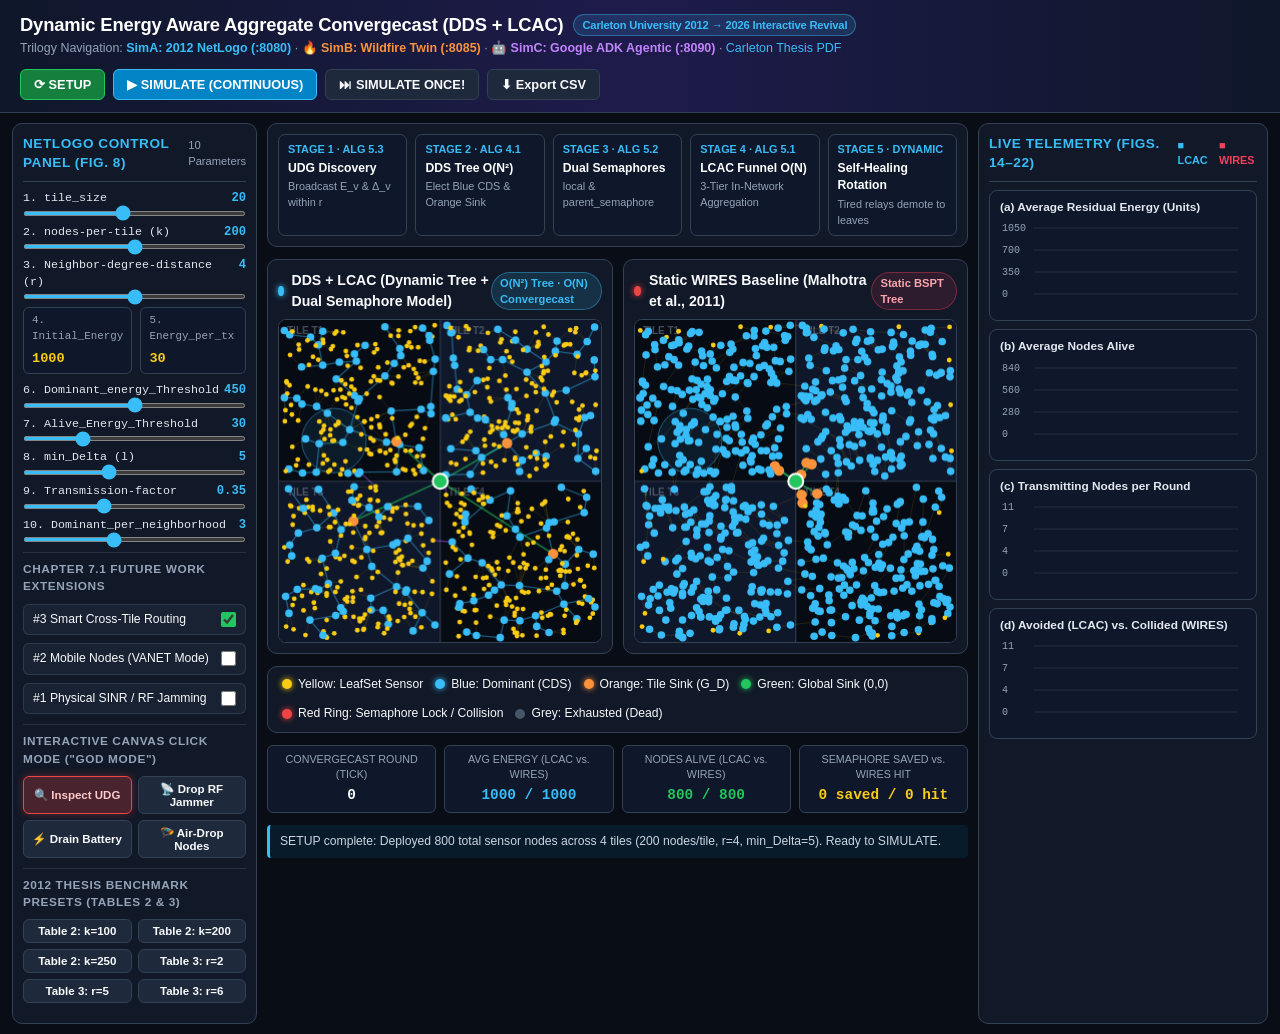
<file: web-simulator/index.html>
<!DOCTYPE html>
<html lang="en">
<head>
  <meta charset="UTF-8" />
  <meta name="viewport" content="width=device-width, initial-scale=1.0" />
  <title>DDS + LCAC Wireless Sensor Network Simulator | Muhuji Mshana (2012 Carleton Thesis)</title>
  <link rel="stylesheet" href="styles.css" />
</head>
<body>

  <!-- Top Header -->
  <header class="app-header">
    <div class="brand-title">
      <h1>
        Dynamic Energy Aware Aggregate Convergecast (DDS + LCAC)
        <span class="badge">Carleton University 2012 → 2026 Interactive Revival</span>
      </h1>
      <div class="brand-subtitle">
        Trilogy Navigation:
        <strong style="color:#38bdf8;">SimA: 2012 NetLogo (:8080)</strong> ·
        <a href="http://localhost:8085/" target="_blank" rel="noopener" style="color:#fb923c;font-weight:700;">🔥 SimB: Wildfire Twin (:8085)</a> ·
        <a href="http://localhost:8090/" target="_blank" rel="noopener" style="color:#c084fc;font-weight:700;">🤖 SimC: Google ADK Agentic (:8090)</a> ·
        <a href="https://carleton.scholaris.ca/items/2f83b153-fbd1-4eb2-a899-78365beb5f96" target="_blank" rel="noopener">Carleton Thesis PDF</a>
      </div>
    </div>

    <!-- NetLogo Action Buttons (Section 6.2.1: SETUP | SIMULATE | SIMULATE ONCE!) -->
    <div class="header-actions">
      <button id="btn-setup" class="btn btn-success" title="Reset & randomly distribute nodes across the 4 tiles">
        ⟳ SETUP
      </button>
      <button id="btn-simulate" class="btn btn-primary" title="Run Algorithm 5.3 continuously">
        ▶ SIMULATE (CONTINUOUS)
      </button>
      <button id="btn-step" class="btn" title="Execute exactly 1 convergecast cycle (DDS + LCAC)">
        ⏭ SIMULATE ONCE!
      </button>
      <button id="btn-export-csv" class="btn" title="Download full round-by-round telemetry CSV">
        ⬇ Export CSV
      </button>
    </div>
  </header>

  <!-- 3-Column Workspace (Left: Figure 8 Controls | Center: Dual 4-Tile World | Right: Figures 14-22 Live Charts) -->
  <main class="main-grid">

    <!-- LEFT SIDEBAR: All 10 NetLogo Controls (Thesis Figure 8, pp. 64-65) + Presets + Future Work -->
    <aside class="panel">
      <div class="panel-header">
        <span class="panel-title">NetLogo Control Panel (Fig. 8)</span>
        <span style="font-size:0.7rem;color:#94a3b8;">10 Parameters</span>
      </div>

      <!-- Sliders 1-3 & 8-10 -->
      <div class="control-section">
        <div class="control-item">
          <div class="control-label-row">
            <span class="control-name">1. tile_size</span>
            <span id="val-tile-size" class="control-val">20</span>
          </div>
          <input id="ctrl-tile-size" type="range" min="12" max="30" step="2" value="20" />
        </div>

        <div class="control-item">
          <div class="control-label-row">
            <span class="control-name">2. nodes-per-tile (k)</span>
            <span id="val-nodes-per-tile" class="control-val">200</span>
          </div>
          <input id="ctrl-nodes-per-tile" type="range" min="50" max="350" step="25" value="200" />
        </div>

        <div class="control-item">
          <div class="control-label-row">
            <span class="control-name">3. Neighbor-degree-distance (r)</span>
            <span id="val-neighbor-radius" class="control-val">4</span>
          </div>
          <input id="ctrl-neighbor-radius" type="range" min="2" max="6" step="0.5" value="4" />
        </div>

        <div class="num-inputs-grid">
          <div class="num-input-box">
            <label for="ctrl-initial-energy">4. Initial_Energy</label>
            <input id="ctrl-initial-energy" type="number" value="1000" min="200" max="5000" step="100" />
          </div>
          <div class="num-input-box">
            <label for="ctrl-tx-energy">5. Energy_per_tx</label>
            <input id="ctrl-tx-energy" type="number" value="30" min="5" max="100" step="5" />
          </div>
        </div>

        <div class="control-item">
          <div class="control-label-row">
            <span class="control-name">6. Dominant_energy_Threshold</span>
            <span id="val-dom-energy" class="control-val">450</span>
          </div>
          <input id="ctrl-dom-energy" type="range" min="100" max="800" step="50" value="450" />
        </div>

        <div class="control-item">
          <div class="control-label-row">
            <span class="control-name">7. Alive_Energy_Threshold</span>
            <span id="val-alive-energy" class="control-val">30</span>
          </div>
          <input id="ctrl-alive-energy" type="range" min="0" max="120" step="10" value="30" />
        </div>

        <div class="control-item">
          <div class="control-label-row">
            <span class="control-name">8. min_Delta (l)</span>
            <span id="val-min-delta" class="control-val">5</span>
          </div>
          <input id="ctrl-min-delta" type="range" min="2" max="10" step="1" value="5" />
        </div>

        <div class="control-item">
          <div class="control-label-row">
            <span class="control-name">9. Transmission-factor</span>
            <span id="val-tx-factor" class="control-val">0.35</span>
          </div>
          <input id="ctrl-tx-factor" type="range" min="0.05" max="0.90" step="0.05" value="0.35" />
        </div>

        <div class="control-item">
          <div class="control-label-row">
            <span class="control-name">10. Dominant_per_neighborhood</span>
            <span id="val-dom-neighborhood" class="control-val">3</span>
          </div>
          <input id="ctrl-dom-neighborhood" type="range" min="1" max="6" step="1" value="3" />
        </div>
      </div>

      <!-- 2012 Thesis Chapter 7.1 Future Work Extensions -->
      <div class="control-section">
        <div class="section-label">Chapter 7.1 Future Work Extensions</div>
        <label class="toggle-row" title="Future Work #3 (p. 93): Allow boundary leaf sensors to attach to closer dominants in adjacent tiles">
          <span>#3 Smart Cross-Tile Routing</span>
          <input id="chk-cross-tile" type="checkbox" checked />
        </label>
        <label class="toggle-row" title="Future Work #2 (p. 93): Mobile sensor nodes (VANET) with velocity-aware DDS dominant election">
          <span>#2 Mobile Nodes (VANET Mode)</span>
          <input id="chk-mobility" type="checkbox" />
        </label>
        <label class="toggle-row" title="Future Work #1 (p. 93): Physical SINR path-loss & interactive RF jamming zones">
          <span>#1 Physical SINR / RF Jamming</span>
          <input id="chk-sinr" type="checkbox" />
        </label>
      </div>

      <!-- God Mode Canvas Click Tools -->
      <div class="control-section">
        <div class="section-label">Interactive Canvas Click Mode ("God Mode")</div>
        <div class="god-mode-bar">
          <button class="btn btn-xs btn-tool active" data-godtool="INSPECT">🔍 Inspect UDG</button>
          <button class="btn btn-xs btn-tool" data-godtool="JAMMER">📡 Drop RF Jammer</button>
          <button class="btn btn-xs btn-tool" data-godtool="DRAIN">⚡ Drain Battery</button>
          <button class="btn btn-xs btn-tool" data-godtool="AIRDROP">🪂 Air-Drop Nodes</button>
        </div>
      </div>

      <!-- Thesis Tables 2 & 3 Quick Presets -->
      <div class="control-section">
        <div class="section-label">2012 Thesis Benchmark Presets (Tables 2 & 3)</div>
        <div class="preset-grid">
          <button class="btn btn-xs" data-preset="T2_100">Table 2: k=100</button>
          <button class="btn btn-xs" data-preset="T2_200">Table 2: k=200</button>
          <button class="btn btn-xs" data-preset="T2_250">Table 2: k=250</button>
          <button class="btn btn-xs" data-preset="T3_R2">Table 3: r=2</button>
          <button class="btn btn-xs" data-preset="T3_R5">Table 3: r=5</button>
          <button class="btn btn-xs" data-preset="T3_R6">Table 3: r=6</button>
        </div>
      </div>
    </aside>

    <!-- CENTER ARENA: 5-Stage System Flow + Side-by-Side DDS+LCAC vs. Static WIRES -->
    <section class="arena-container">

      <!-- 5-Stage System Flow Stepper (Click any stage to isolate/inspect) -->
      <div class="stage-stepper">
        <div class="stage-pill" data-stage="1">
          <div class="stage-num">Stage 1 · Alg 5.3</div>
          <div class="stage-name">UDG Discovery</div>
          <div class="stage-desc">Broadcast E_v &amp; Δ_v within r</div>
        </div>
        <div class="stage-pill" data-stage="2">
          <div class="stage-num">Stage 2 · Alg 4.1</div>
          <div class="stage-name">DDS Tree O(N²)</div>
          <div class="stage-desc">Elect Blue CDS &amp; Orange Sink</div>
        </div>
        <div class="stage-pill" data-stage="3">
          <div class="stage-num">Stage 3 · Alg 5.2</div>
          <div class="stage-name">Dual Semaphores</div>
          <div class="stage-desc">local &amp; parent_semaphore</div>
        </div>
        <div class="stage-pill" data-stage="4">
          <div class="stage-num">Stage 4 · Alg 5.1</div>
          <div class="stage-name">LCAC Funnel O(N)</div>
          <div class="stage-desc">3-Tier In-Network Aggregation</div>
        </div>
        <div class="stage-pill" data-stage="5">
          <div class="stage-num">Stage 5 · Dynamic</div>
          <div class="stage-name">Self-Healing Rotation</div>
          <div class="stage-desc">Tired relays demote to leaves</div>
        </div>
      </div>

      <!-- Dual Canvases: DDS + LCAC (Left) vs. Static WIRES Baseline (Right) -->
      <div class="canvases-grid">
        <div class="sim-card">
          <div class="sim-card-header">
            <div class="sim-card-title">
              <span class="dot dot-blue"></span>
              DDS + LCAC (Dynamic Tree + Dual Semaphore Model)
            </div>
            <span class="badge">O(N²) Tree · O(N) Convergecast</span>
          </div>
          <div class="canvas-wrapper">
            <canvas id="canvas-lcac"></canvas>
          </div>
        </div>

        <div class="sim-card">
          <div class="sim-card-header">
            <div class="sim-card-title">
              <span class="dot dot-red"></span>
              Static WIRES Baseline (Malhotra et al., 2011)
            </div>
            <span class="badge" style="color:#fda4af;border-color:rgba(244,63,94,0.4);background:rgba(244,63,94,0.12);">Static BSPT Tree</span>
          </div>
          <div class="canvas-wrapper">
            <canvas id="canvas-wires"></canvas>
          </div>
        </div>
      </div>

      <!-- Legend & Live Comparison KPIs -->
      <div class="legend-bar">
        <div class="legend-items">
          <span class="legend-item"><span class="dot dot-yellow"></span> Yellow: LeafSet Sensor</span>
          <span class="legend-item"><span class="dot dot-blue"></span> Blue: Dominant (CDS)</span>
          <span class="legend-item"><span class="dot dot-orange"></span> Orange: Tile Sink (G_D)</span>
          <span class="legend-item"><span class="dot dot-green"></span> Green: Global Sink (0,0)</span>
          <span class="legend-item"><span class="dot dot-red"></span> Red Ring: Semaphore Lock / Collision</span>
          <span class="legend-item"><span class="dot dot-dead"></span> Grey: Exhausted (Dead)</span>
        </div>
      </div>

      <div class="kpi-strip">
        <div class="kpi-box">
          <div class="kpi-label">CONVERGECAST ROUND (TICK)</div>
          <div id="kpi-round" class="kpi-value" style="color:#f8fafc;">0</div>
        </div>
        <div class="kpi-box">
          <div class="kpi-label">AVG ENERGY (LCAC vs. WIRES)</div>
          <div id="kpi-lcac-energy" class="kpi-value" style="color:#38bdf8;">1000 / 1000</div>
        </div>
        <div class="kpi-box">
          <div class="kpi-label">NODES ALIVE (LCAC vs. WIRES)</div>
          <div id="kpi-lcac-alive" class="kpi-value" style="color:#22c55e;">800 / 800</div>
        </div>
        <div class="kpi-box">
          <div class="kpi-label">SEMAPHORE SAVED vs. WIRES HIT</div>
          <div id="kpi-lcac-avoided" class="kpi-value" style="color:#facc15;">0 saved / 0 hit</div>
        </div>
      </div>

      <div id="status-banner" class="status-banner">
        Ready. Click "▶ SIMULATE" to run continuous convergecast rounds, or click directly on either canvas to use God Mode tools.
      </div>
    </section>

    <!-- RIGHT SIDEBAR: 4 Live Synchronized Plots (Matching Thesis Figures 14-22 a, b, c, d) -->
    <aside class="panel charts-sidebar">
      <div class="panel-header">
        <span class="panel-title">Live Telemetry (Figs. 14–22)</span>
        <div class="chart-legend">
          <span style="color:#38bdf8;font-weight:700;">■ LCAC</span>
          <span style="color:#f43f5e;font-weight:700;">■ WIRES</span>
        </div>
      </div>

      <div class="chart-card">
        <div class="chart-header">
          <span>(a) Average Residual Energy (Units)</span>
        </div>
        <canvas id="chart-energy" class="chart-canvas"></canvas>
      </div>

      <div class="chart-card">
        <div class="chart-header">
          <span>(b) Average Nodes Alive</span>
        </div>
        <canvas id="chart-alive" class="chart-canvas"></canvas>
      </div>

      <div class="chart-card">
        <div class="chart-header">
          <span>(c) Transmitting Nodes per Round</span>
        </div>
        <canvas id="chart-tx" class="chart-canvas"></canvas>
      </div>

      <div class="chart-card">
        <div class="chart-header">
          <span>(d) Avoided (LCAC) vs. Collided (WIRES)</span>
        </div>
        <canvas id="chart-collision" class="chart-canvas"></canvas>
      </div>
    </aside>

  </main>

  <script src="sim-engine.js"></script>
  <script src="app.js"></script>
</body>
</html>
</file>
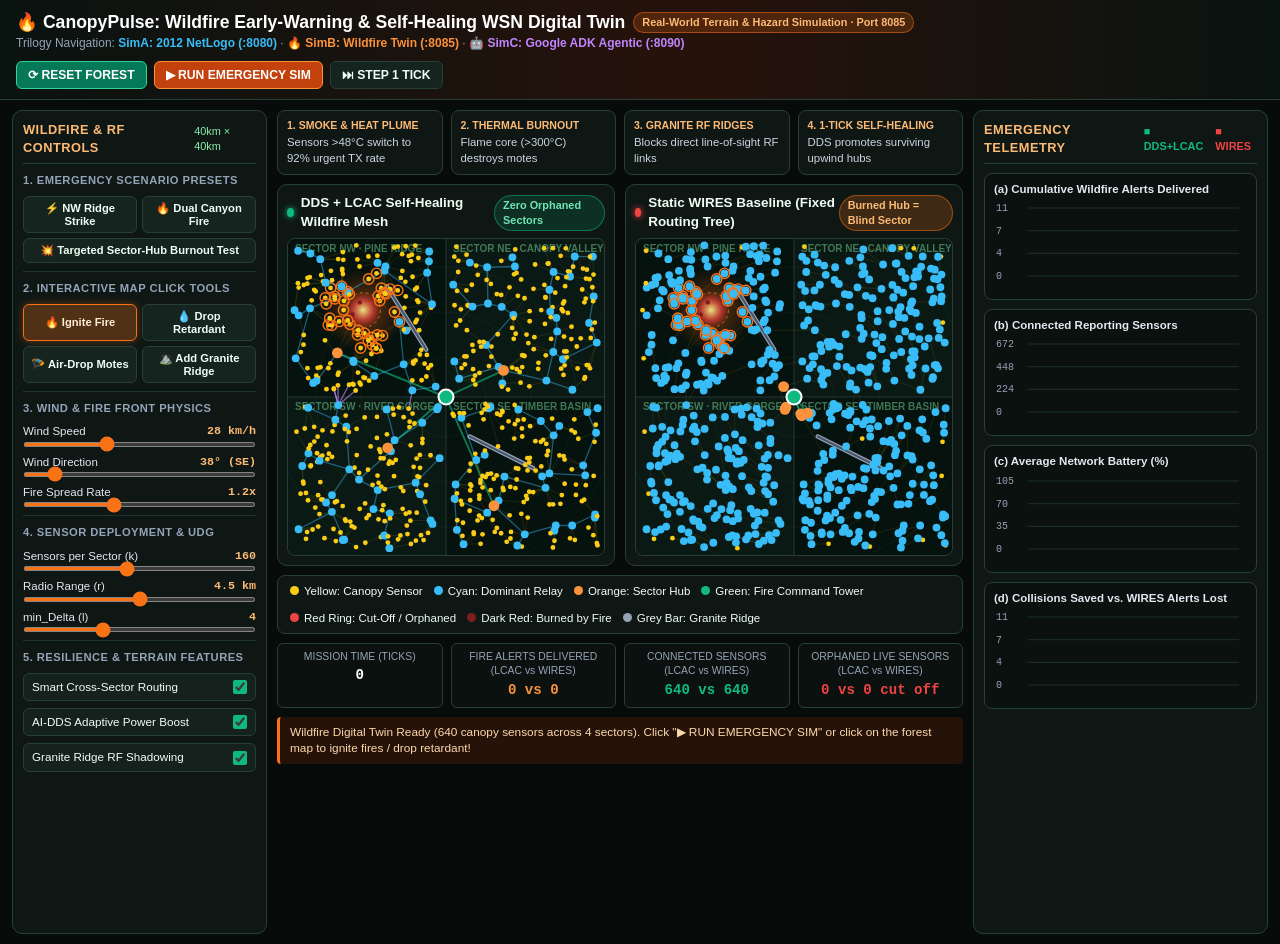
<file: wildfire-twin/index.html>
<!DOCTYPE html>
<html lang="en">
<head>
  <meta charset="UTF-8" />
  <meta name="viewport" content="width=device-width, initial-scale=1.0" />
  <title>CanopyPulse Wildfire Digital Twin (DDS + LCAC) | Port 8085</title>
  <link rel="stylesheet" href="styles.css" />
</head>
<body>

  <!-- Header -->
  <header class="app-header">
    <div class="brand-title">
      <h1>
        🔥 CanopyPulse: Wildfire Early-Warning &amp; Self-Healing WSN Digital Twin
        <span class="badge-fire">Real-World Terrain &amp; Hazard Simulation · Port 8085</span>
      </h1>
      <div class="brand-subtitle">
        Trilogy Navigation:
        <a href="http://localhost:8080/" target="_blank" rel="noopener" style="color:#38bdf8;">SimA: 2012 NetLogo (:8080)</a> ·
        <strong style="color:#fb923c;">🔥 SimB: Wildfire Twin (:8085)</strong> ·
        <a href="http://localhost:8090/" target="_blank" rel="noopener" style="color:#c084fc;font-weight:700;">🤖 SimC: Google ADK Agentic (:8090)</a>
      </div>
    </div>

    <div class="header-actions">
      <button id="btn-reset" class="btn btn-primary">⟳ RESET FOREST</button>
      <button id="btn-run" class="btn btn-fire">▶ RUN EMERGENCY SIM</button>
      <button id="btn-step" class="btn">⏭ STEP 1 TICK</button>
    </div>
  </header>

  <main class="main-grid">

    <!-- LEFT SIDEBAR: Wildfire & Mesh Controls -->
    <aside class="panel">
      <div class="panel-header">
        <span class="panel-title">Wildfire &amp; RF Controls</span>
        <span style="font-size:0.68rem;color:#86efac;">40km × 40km</span>
      </div>

      <div class="control-section">
        <div class="section-label">1. Emergency Scenario Presets</div>
        <div class="tool-grid">
          <button class="btn btn-xs" data-scenario="LIGHTNING_NW">⚡ NW Ridge Strike</button>
          <button class="btn btn-xs" data-scenario="PINCER_CANYON">🔥 Dual Canyon Fire</button>
          <button class="btn btn-xs" data-scenario="HUB_ASSASSINATION" style="grid-column: 1 / -1;">💥 Targeted Sector-Hub Burnout Test</button>
        </div>
      </div>

      <div class="control-section">
        <div class="section-label">2. Interactive Map Click Tools</div>
        <div class="tool-grid">
          <button class="btn btn-xs btn-tool active" data-tool="IGNITE">🔥 Ignite Fire</button>
          <button class="btn btn-xs btn-tool" data-tool="RETARDANT">💧 Drop Retardant</button>
          <button class="btn btn-xs btn-tool" data-tool="AIRDROP">🪂 Air-Drop Motes</button>
          <button class="btn btn-xs btn-tool" data-tool="RIDGE">⛰️ Add Granite Ridge</button>
        </div>
      </div>

      <div class="control-section">
        <div class="section-label">3. Wind &amp; Fire Front Physics</div>
        <div class="control-item">
          <div class="control-label-row">
            <span class="control-name">Wind Speed</span>
            <span id="val-wind-speed" class="control-val">28 km/h</span>
          </div>
          <input id="ctrl-wind-speed" type="range" min="0" max="80" step="4" value="28" />
        </div>

        <div class="control-item">
          <div class="control-label-row">
            <span class="control-name">Wind Direction</span>
            <span id="val-wind-dir" class="control-val">38° (SE)</span>
          </div>
          <input id="ctrl-wind-dir" type="range" min="0" max="360" step="5" value="38" />
        </div>

        <div class="control-item">
          <div class="control-label-row">
            <span class="control-name">Fire Spread Rate</span>
            <span id="val-spread" class="control-val">1.2x</span>
          </div>
          <input id="ctrl-spread" type="range" min="0.4" max="2.5" step="0.2" value="1.2" />
        </div>
      </div>

      <div class="control-section">
        <div class="section-label">4. Sensor Deployment &amp; UDG</div>
        <div class="control-item">
          <div class="control-label-row">
            <span class="control-name">Sensors per Sector (k)</span>
            <span id="val-nodes" class="control-val">160</span>
          </div>
          <input id="ctrl-nodes" type="range" min="80" max="260" step="20" value="160" />
        </div>

        <div class="control-item">
          <div class="control-label-row">
            <span class="control-name">Radio Range (r)</span>
            <span id="val-radius" class="control-val">4.5 km</span>
          </div>
          <input id="ctrl-radius" type="range" min="2.5" max="6.5" step="0.5" value="4.5" />
        </div>

        <div class="control-item">
          <div class="control-label-row">
            <span class="control-name">min_Delta (l)</span>
            <span id="val-delta" class="control-val">4</span>
          </div>
          <input id="ctrl-delta" type="range" min="2" max="8" step="1" value="4" />
        </div>
      </div>

      <div class="control-section">
        <div class="section-label">5. Resilience &amp; Terrain Features</div>
        <label class="toggle-row">
          <span>Smart Cross-Sector Routing</span>
          <input id="chk-cross-tile" type="checkbox" checked />
        </label>
        <label class="toggle-row">
          <span>AI-DDS Adaptive Power Boost</span>
          <input id="chk-ai-dds" type="checkbox" checked />
        </label>
        <label class="toggle-row">
          <span>Granite Ridge RF Shadowing</span>
          <input id="chk-terrain" type="checkbox" checked />
        </label>
      </div>
    </aside>

    <!-- CENTER ARENA: Topographic Forest Canvases + Mission KPIs -->
    <section class="arena-container">

      <div class="mission-banner-grid">
        <div class="mission-pill">
          <div class="mission-pill-title">1. Smoke &amp; Heat Plume</div>
          <div class="mission-pill-desc">Sensors &gt;48°C switch to 92% urgent TX rate</div>
        </div>
        <div class="mission-pill">
          <div class="mission-pill-title">2. Thermal Burnout</div>
          <div class="mission-pill-desc">Flame core (&gt;300°C) destroys motes</div>
        </div>
        <div class="mission-pill">
          <div class="mission-pill-title">3. Granite RF Ridges</div>
          <div class="mission-pill-desc">Blocks direct line-of-sight RF links</div>
        </div>
        <div class="mission-pill">
          <div class="mission-pill-title">4. 1-Tick Self-Healing</div>
          <div class="mission-pill-desc">DDS promotes surviving upwind hubs</div>
        </div>
      </div>

      <div class="canvases-grid">
        <div class="sim-card">
          <div class="sim-card-header">
            <div class="sim-card-title">
              <span class="dot" style="background:#10b981;box-shadow:0 0 6px #10b981;"></span>
              DDS + LCAC Self-Healing Wildfire Mesh
            </div>
            <span class="badge-fire" style="color:#6ee7b7;border-color:rgba(16,185,129,0.5);background:rgba(16,185,129,0.15);">Zero Orphaned Sectors</span>
          </div>
          <div class="canvas-wrapper">
            <canvas id="canvas-lcac"></canvas>
          </div>
        </div>

        <div class="sim-card">
          <div class="sim-card-header">
            <div class="sim-card-title">
              <span class="dot" style="background:#ef4444;box-shadow:0 0 6px #ef4444;"></span>
              Static WIRES Baseline (Fixed Routing Tree)
            </div>
            <span class="badge-fire">Burned Hub = Blind Sector</span>
          </div>
          <div class="canvas-wrapper">
            <canvas id="canvas-wires"></canvas>
          </div>
        </div>
      </div>

      <div class="legend-bar">
        <span class="legend-item"><span class="dot" style="background:#facc15;"></span> Yellow: Canopy Sensor</span>
        <span class="legend-item"><span class="dot" style="background:#38bdf8;"></span> Cyan: Dominant Relay</span>
        <span class="legend-item"><span class="dot" style="background:#fb923c;"></span> Orange: Sector Hub</span>
        <span class="legend-item"><span class="dot" style="background:#10b981;"></span> Green: Fire Command Tower</span>
        <span class="legend-item"><span class="dot" style="background:#ef4444;"></span> Red Ring: Cut-Off / Orphaned</span>
        <span class="legend-item"><span class="dot" style="background:#7f1d1d;"></span> Dark Red: Burned by Fire</span>
        <span class="legend-item"><span class="dot" style="background:#94a3b8;"></span> Grey Bar: Granite Ridge</span>
      </div>

      <div class="kpi-strip">
        <div class="kpi-box">
          <div class="kpi-label">MISSION TIME (TICKS)</div>
          <div id="kpi-round" class="kpi-value" style="color:#fff;">0</div>
        </div>
        <div class="kpi-box">
          <div class="kpi-label">FIRE ALERTS DELIVERED (LCAC vs WIRES)</div>
          <div id="kpi-alerts" class="kpi-value" style="color:#fb923c;">0 vs 0</div>
        </div>
        <div class="kpi-box">
          <div class="kpi-label">CONNECTED SENSORS (LCAC vs WIRES)</div>
          <div id="kpi-functional" class="kpi-value" style="color:#10b981;">640 vs 640</div>
        </div>
        <div class="kpi-box">
          <div class="kpi-label">ORPHANED LIVE SENSORS (LCAC vs WIRES)</div>
          <div id="kpi-orphaned" class="kpi-value" style="color:#ef4444;">0 vs 0 cut off</div>
        </div>
      </div>

      <div id="status-banner" class="status-banner">
        Ready. Click "▶ RUN EMERGENCY SIM" or click directly on either forest map to ignite fires or drop water-bomber retardant!
      </div>
    </section>

    <!-- RIGHT SIDEBAR: 4 Mission-Critical Telemetry Charts -->
    <aside class="panel charts-sidebar">
      <div class="panel-header">
        <span class="panel-title">Emergency Telemetry</span>
        <div style="font-size:0.68rem;display:flex;gap:8px;">
          <span style="color:#10b981;font-weight:700;">■ DDS+LCAC</span>
          <span style="color:#ef4444;font-weight:700;">■ WIRES</span>
        </div>
      </div>

      <div class="chart-card">
        <div class="chart-header">
          <span>(a) Cumulative Wildfire Alerts Delivered</span>
        </div>
        <canvas id="chart-alerts" class="chart-canvas"></canvas>
      </div>

      <div class="chart-card">
        <div class="chart-header">
          <span>(b) Connected Reporting Sensors</span>
        </div>
        <canvas id="chart-functional" class="chart-canvas"></canvas>
      </div>

      <div class="chart-card">
        <div class="chart-header">
          <span>(c) Average Network Battery (%)</span>
        </div>
        <canvas id="chart-battery" class="chart-canvas"></canvas>
      </div>

      <div class="chart-card">
        <div class="chart-header">
          <span>(d) Collisions Saved vs. WIRES Alerts Lost</span>
        </div>
        <canvas id="chart-drops" class="chart-canvas"></canvas>
      </div>
    </aside>

  </main>

  <script src="wildfire-engine.js"></script>
  <script src="app.js"></script>
</body>
</html>
</file>
<file: web-simulator/styles.css>
:root {
  --bg-dark: #090d16;
  --bg-panel: #111827;
  --bg-card: #1e293b;
  --bg-input: #0f172a;
  --border: #334155;
  --text-main: #f8fafc;
  --text-muted: #94a3b8;
  --accent-cyan: #38bdf8;
  --accent-orange: #fb923c;
  --accent-yellow: #facc15;
  --accent-green: #22c55e;
  --accent-red: #ef4444;
  --accent-purple: #a855f7;
}

* {
  box-sizing: border-box;
  margin: 0;
  padding: 0;
}

body {
  font-family: 'Inter', -apple-system, BlinkMacSystemFont, 'Segoe UI', Roboto, sans-serif;
  background-color: var(--bg-dark);
  color: var(--text-main);
  line-height: 1.45;
  overflow-x: hidden;
}

/* Header */
.app-header {
  display: flex;
  flex-wrap: wrap;
  justify-content: space-between;
  align-items: center;
  padding: 12px 20px;
  background: linear-gradient(90deg, #0f172a 0%, #1e1b4b 50%, #0f172a 100%);
  border-bottom: 1px solid var(--border);
  gap: 12px;
}

.brand-title {
  display: flex;
  flex-direction: column;
}

.brand-title h1 {
  font-size: 1.15rem;
  font-weight: 700;
  letter-spacing: -0.01em;
  color: #fff;
  display: flex;
  align-items: center;
  gap: 10px;
}

.badge {
  font-size: 0.7rem;
  padding: 2px 8px;
  border-radius: 999px;
  background: rgba(56, 189, 248, 0.15);
  color: var(--accent-cyan);
  border: 1px solid rgba(56, 189, 248, 0.4);
  font-weight: 600;
}

.brand-subtitle {
  font-size: 0.78rem;
  color: var(--text-muted);
}

.brand-subtitle a {
  color: var(--accent-cyan);
  text-decoration: none;
}

.header-actions {
  display: flex;
  align-items: center;
  gap: 8px;
  flex-wrap: wrap;
}

/* Buttons */
.btn {
  padding: 7px 13px;
  border-radius: 6px;
  border: 1px solid var(--border);
  background: var(--bg-card);
  color: var(--text-main);
  font-size: 0.8rem;
  font-weight: 600;
  cursor: pointer;
  transition: all 0.15s ease;
  display: inline-flex;
  align-items: center;
  gap: 6px;
}

.btn:hover {
  background: #334155;
  border-color: #475569;
}

.btn-primary {
  background: #0284c7;
  border-color: #38bdf8;
  color: #fff;
}

.btn-primary:hover {
  background: #0369a1;
}

.btn-success {
  background: #15803d;
  border-color: #22c55e;
  color: #fff;
}

.btn-success:hover {
  background: #166534;
}

.btn-warning {
  background: #b45309;
  border-color: #f59e0b;
  color: #fff;
}

.btn-danger {
  background: #b91c1c;
  border-color: #ef4444;
  color: #fff;
}

/* Main 3-Column Layout (Matching NetLogo Figure 7 Layout: Controls | Dual World | Live Charts) */
.main-grid {
  display: grid;
  grid-template-columns: 245px 1fr 290px;
  gap: 10px;
  padding: 10px 12px;
  min-height: calc(100vh - 58px);
}

@media (max-width: 980px) {
  .main-grid {
    grid-template-columns: 240px 1fr;
  }
  .charts-sidebar {
    grid-column: 1 / -1;
    display: grid;
    grid-template-columns: repeat(2, 1fr);
    gap: 10px;
  }
}

@media (max-width: 760px) {
  .main-grid {
    grid-template-columns: 1fr;
  }
  .charts-sidebar {
    grid-template-columns: 1fr;
  }
}

.panel {
  background: var(--bg-panel);
  border: 1px solid var(--border);
  border-radius: 10px;
  padding: 10px;
  display: flex;
  flex-direction: column;
  gap: 8px;
}

.panel-header {
  display: flex;
  justify-content: space-between;
  align-items: center;
  border-bottom: 1px solid var(--border);
  padding-bottom: 8px;
}

.panel-title {
  font-size: 0.85rem;
  font-weight: 700;
  text-transform: uppercase;
  letter-spacing: 0.04em;
  color: var(--accent-cyan);
}

/* Controls Sidebar */
.control-section {
  display: flex;
  flex-direction: column;
  gap: 8px;
  padding-bottom: 10px;
  border-bottom: 1px solid rgba(51, 65, 85, 0.6);
}

.control-section:last-child {
  border-bottom: none;
}

.section-label {
  font-size: 0.74rem;
  font-weight: 700;
  color: var(--text-muted);
  text-transform: uppercase;
  letter-spacing: 0.05em;
}

.control-item {
  display: flex;
  flex-direction: column;
  gap: 3px;
}

.control-label-row {
  display: flex;
  justify-content: space-between;
  font-size: 0.76rem;
}

.control-name {
  color: #e2e8f0;
  font-family: 'JetBrains Mono', Consolas, monospace;
  font-size: 0.73rem;
}

.control-val {
  color: var(--accent-cyan);
  font-weight: 700;
  font-family: monospace;
}

input[type="range"] {
  width: 100%;
  accent-color: var(--accent-cyan);
  cursor: pointer;
  height: 5px;
}

.num-inputs-grid {
  display: grid;
  grid-template-columns: 1fr 1fr;
  gap: 8px;
}

.num-input-box {
  background: var(--bg-input);
  border: 1px solid var(--border);
  border-radius: 6px;
  padding: 5px 8px;
}

.num-input-box label {
  display: block;
  font-size: 0.68rem;
  color: var(--text-muted);
  font-family: monospace;
}

.num-input-box input {
  width: 100%;
  background: transparent;
  border: none;
  color: var(--accent-yellow);
  font-size: 0.85rem;
  font-weight: 700;
  font-family: monospace;
  outline: none;
}

/* Toggle Switches for 2012 Future Work */
.toggle-row {
  display: flex;
  justify-content: space-between;
  align-items: center;
  background: rgba(30, 41, 59, 0.65);
  padding: 6px 9px;
  border-radius: 6px;
  border: 1px solid rgba(51, 65, 85, 0.8);
  font-size: 0.76rem;
}

.toggle-row input[type="checkbox"] {
  accent-color: var(--accent-green);
  width: 15px;
  height: 15px;
  cursor: pointer;
}

/* Preset & God Mode Buttons */
.preset-grid {
  display: grid;
  grid-template-columns: 1fr 1fr;
  gap: 6px;
}

.btn-xs {
  padding: 5px 8px;
  font-size: 0.72rem;
  justify-content: center;
}

.god-mode-bar {
  display: grid;
  grid-template-columns: repeat(2, 1fr);
  gap: 6px;
}

.btn-tool.active {
  background: rgba(239, 68, 68, 0.25);
  border-color: var(--accent-red);
  color: #fecaca;
  box-shadow: 0 0 8px rgba(239, 68, 68, 0.35);
}

/* Center Arena: 5-Stage Bar + Dual Canvases + KPI Summary */
.arena-container {
  display: flex;
  flex-direction: column;
  gap: 12px;
}

.stage-stepper {
  display: grid;
  grid-template-columns: repeat(5, 1fr);
  gap: 8px;
  background: var(--bg-panel);
  border: 1px solid var(--border);
  border-radius: 10px;
  padding: 10px;
}

.stage-pill {
  background: var(--bg-input);
  border: 1px solid var(--border);
  border-radius: 7px;
  padding: 7px 9px;
  cursor: pointer;
  transition: all 0.15s ease;
}

.stage-pill.active {
  border-color: var(--accent-cyan);
  background: rgba(56, 189, 248, 0.12);
  box-shadow: 0 0 10px rgba(56, 189, 248, 0.2);
}

.stage-num {
  font-size: 0.68rem;
  font-weight: 700;
  color: var(--accent-cyan);
  text-transform: uppercase;
}

.stage-name {
  font-size: 0.76rem;
  font-weight: 600;
  color: #fff;
  margin-top: 2px;
}

.stage-desc {
  font-size: 0.68rem;
  color: var(--text-muted);
  margin-top: 2px;
}

/* Dual Simulation Canvases */
.canvases-grid {
  display: grid;
  grid-template-columns: 1fr 1fr;
  gap: 10px;
}

@media (max-width: 820px) {
  .canvases-grid {
    grid-template-columns: 1fr;
  }
}

.sim-card {
  background: var(--bg-panel);
  border: 1px solid var(--border);
  border-radius: 10px;
  padding: 10px;
  display: flex;
  flex-direction: column;
  gap: 8px;
}

.sim-card-header {
  display: flex;
  justify-content: space-between;
  align-items: center;
}

.sim-card-title {
  font-size: 0.88rem;
  font-weight: 700;
  display: flex;
  align-items: center;
  gap: 8px;
}

.canvas-wrapper {
  position: relative;
  width: 100%;
  aspect-ratio: 1 / 1;
  background: #050811;
  border: 1px solid #334155;
  border-radius: 8px;
  overflow: hidden;
}

.canvas-wrapper canvas {
  width: 100%;
  height: 100%;
  display: block;
  cursor: crosshair;
}

/* Legend & Live KPI Row */
.legend-bar {
  display: flex;
  flex-wrap: wrap;
  gap: 14px;
  align-items: center;
  justify-content: space-between;
  background: var(--bg-panel);
  border: 1px solid var(--border);
  border-radius: 10px;
  padding: 9px 14px;
  font-size: 0.76rem;
}

.legend-items {
  display: flex;
  flex-wrap: wrap;
  gap: 12px;
}

.legend-item {
  display: flex;
  align-items: center;
  gap: 6px;
}

.dot {
  width: 10px;
  height: 10px;
  border-radius: 50%;
  display: inline-block;
}

.dot-yellow { background: var(--accent-yellow); box-shadow: 0 0 6px var(--accent-yellow); }
.dot-blue { background: var(--accent-cyan); box-shadow: 0 0 6px var(--accent-cyan); }
.dot-orange { background: var(--accent-orange); box-shadow: 0 0 6px var(--accent-orange); }
.dot-green { background: var(--accent-green); box-shadow: 0 0 6px var(--accent-green); }
.dot-red { background: var(--accent-red); box-shadow: 0 0 6px var(--accent-red); }
.dot-dead { background: #475569; }

.kpi-strip {
  display: grid;
  grid-template-columns: repeat(4, 1fr);
  gap: 8px;
}

.kpi-box {
  background: var(--bg-input);
  border: 1px solid var(--border);
  border-radius: 6px;
  padding: 6px 8px;
  text-align: center;
}

.kpi-label {
  font-size: 0.67rem;
  color: var(--text-muted);
}

.kpi-value {
  font-size: 0.9rem;
  font-weight: 700;
  font-family: monospace;
  margin-top: 2px;
}

/* Right Sidebar: 4 Live Charts (Figures 14-22 a, b, c, d) */
.chart-card {
  background: var(--bg-input);
  border: 1px solid var(--border);
  border-radius: 8px;
  padding: 8px 10px;
  display: flex;
  flex-direction: column;
  gap: 4px;
}

.chart-header {
  display: flex;
  justify-content: space-between;
  align-items: center;
  font-size: 0.74rem;
  font-weight: 600;
  color: #e2e8f0;
}

.chart-legend {
  display: flex;
  gap: 8px;
  font-size: 0.68rem;
}

.chart-canvas {
  width: 100%;
  height: 92px;
  display: block;
}

.status-banner {
  font-size: 0.76rem;
  color: #cbd5e1;
  background: rgba(2, 132, 199, 0.12);
  border-left: 3px solid var(--accent-cyan);
  padding: 8px 10px;
  border-radius: 4px;
}
</file>
<file: wildfire-twin/styles.css>
:root {
  --bg-dark: #070b0a;
  --bg-panel: #0f1715;
  --bg-card: #162420;
  --bg-input: #0a110f;
  --border: #264038;
  --text-main: #f0fdf4;
  --text-muted: #86efac;
  --text-dim: #64748b;
  --accent-emerald: #10b981;
  --accent-cyan: #38bdf8;
  --accent-orange: #f97316;
  --accent-yellow: #facc15;
  --accent-red: #ef4444;
  --accent-fire: #ff4500;
}

* {
  box-sizing: border-box;
  margin: 0;
  padding: 0;
}

body {
  font-family: 'Inter', -apple-system, BlinkMacSystemFont, 'Segoe UI', Roboto, sans-serif;
  background-color: var(--bg-dark);
  color: var(--text-main);
  line-height: 1.4;
  overflow-x: hidden;
}

/* Header */
.app-header {
  display: flex;
  flex-wrap: wrap;
  justify-content: space-between;
  align-items: center;
  padding: 10px 16px;
  background: linear-gradient(90deg, #091310 0%, #27120b 55%, #091310 100%);
  border-bottom: 1px solid var(--border);
  gap: 10px;
}

.brand-title h1 {
  font-size: 1.1rem;
  font-weight: 700;
  color: #fff;
  display: flex;
  align-items: center;
  gap: 8px;
}

.badge-fire {
  font-size: 0.68rem;
  padding: 2px 8px;
  border-radius: 999px;
  background: rgba(249, 115, 22, 0.2);
  color: #fdba74;
  border: 1px solid rgba(249, 115, 22, 0.5);
  font-weight: 600;
}

.brand-subtitle {
  font-size: 0.75rem;
  color: #94a3b8;
}

.brand-subtitle a {
  color: var(--accent-emerald);
  text-decoration: none;
  font-weight: 600;
}

.header-actions {
  display: flex;
  align-items: center;
  gap: 7px;
  flex-wrap: wrap;
}

.btn {
  padding: 6px 11px;
  border-radius: 6px;
  border: 1px solid var(--border);
  background: var(--bg-card);
  color: var(--text-main);
  font-size: 0.76rem;
  font-weight: 600;
  cursor: pointer;
  transition: all 0.15s ease;
  display: inline-flex;
  align-items: center;
  gap: 5px;
  text-decoration: none;
}

.btn:hover {
  background: #1f352e;
  border-color: #34d399;
}

.btn-fire {
  background: #c2410c;
  border-color: #fb923c;
  color: #fff;
}

.btn-fire:hover {
  background: #9a3412;
}

.btn-primary {
  background: #047857;
  border-color: #34d399;
  color: #fff;
}

.btn-primary:hover {
  background: #065f46;
}

.btn-warning {
  background: #b45309;
  border-color: #f59e0b;
  color: #fff;
}

/* 3-Column Layout */
.main-grid {
  display: grid;
  grid-template-columns: 255px 1fr 295px;
  gap: 10px;
  padding: 10px 12px;
  min-height: calc(100vh - 56px);
}

@media (max-width: 980px) {
  .main-grid {
    grid-template-columns: 245px 1fr;
  }
  .charts-sidebar {
    grid-column: 1 / -1;
    display: grid;
    grid-template-columns: repeat(2, 1fr);
    gap: 10px;
  }
}

.panel {
  background: var(--bg-panel);
  border: 1px solid var(--border);
  border-radius: 10px;
  padding: 10px;
  display: flex;
  flex-direction: column;
  gap: 9px;
}

.panel-header {
  display: flex;
  justify-content: space-between;
  align-items: center;
  border-bottom: 1px solid var(--border);
  padding-bottom: 6px;
}

.panel-title {
  font-size: 0.8rem;
  font-weight: 700;
  text-transform: uppercase;
  letter-spacing: 0.04em;
  color: #fdba74;
}

.control-section {
  display: flex;
  flex-direction: column;
  gap: 7px;
  padding-bottom: 8px;
  border-bottom: 1px solid rgba(38, 64, 56, 0.7);
}

.control-section:last-child {
  border-bottom: none;
}

.section-label {
  font-size: 0.7rem;
  font-weight: 700;
  color: #94a3b8;
  text-transform: uppercase;
  letter-spacing: 0.04em;
}

.control-item {
  display: flex;
  flex-direction: column;
  gap: 2px;
}

.control-label-row {
  display: flex;
  justify-content: space-between;
  font-size: 0.73rem;
}

.control-name {
  color: #e2e8f0;
  font-size: 0.72rem;
}

.control-val {
  color: #fdba74;
  font-weight: 700;
  font-family: monospace;
}

input[type="range"] {
  width: 100%;
  accent-color: var(--accent-orange);
  cursor: pointer;
  height: 5px;
}

.toggle-row {
  display: flex;
  justify-content: space-between;
  align-items: center;
  background: rgba(22, 36, 32, 0.75);
  padding: 5px 8px;
  border-radius: 6px;
  border: 1px solid var(--border);
  font-size: 0.73rem;
}

.toggle-row input[type="checkbox"] {
  accent-color: var(--accent-emerald);
  width: 14px;
  height: 14px;
  cursor: pointer;
}

.tool-grid {
  display: grid;
  grid-template-columns: 1fr 1fr;
  gap: 5px;
}

.btn-xs {
  padding: 5px 7px;
  font-size: 0.7rem;
  justify-content: center;
}

.btn-tool.active {
  background: rgba(249, 115, 22, 0.28);
  border-color: var(--accent-orange);
  color: #ffedd5;
  box-shadow: 0 0 8px rgba(249, 115, 22, 0.35);
}

/* Center Arena */
.arena-container {
  display: flex;
  flex-direction: column;
  gap: 9px;
}

.mission-banner-grid {
  display: grid;
  grid-template-columns: repeat(4, 1fr);
  gap: 8px;
}

.mission-pill {
  background: var(--bg-panel);
  border: 1px solid var(--border);
  border-radius: 8px;
  padding: 7px 9px;
}

.mission-pill-title {
  font-size: 0.66rem;
  font-weight: 700;
  color: #fdba74;
  text-transform: uppercase;
}

.mission-pill-desc {
  font-size: 0.71rem;
  color: #cbd5e1;
  margin-top: 2px;
}

.canvases-grid {
  display: grid;
  grid-template-columns: 1fr 1fr;
  gap: 10px;
}

.sim-card {
  background: var(--bg-panel);
  border: 1px solid var(--border);
  border-radius: 10px;
  padding: 9px;
  display: flex;
  flex-direction: column;
  gap: 6px;
}

.sim-card-header {
  display: flex;
  justify-content: space-between;
  align-items: center;
}

.sim-card-title {
  font-size: 0.84rem;
  font-weight: 700;
  display: flex;
  align-items: center;
  gap: 7px;
}

.canvas-wrapper {
  position: relative;
  width: 100%;
  aspect-ratio: 1 / 1;
  background: #06100c;
  border: 1px solid #264038;
  border-radius: 8px;
  overflow: hidden;
}

.canvas-wrapper canvas {
  width: 100%;
  height: 100%;
  display: block;
  cursor: crosshair;
}

.legend-bar {
  display: flex;
  flex-wrap: wrap;
  gap: 11px;
  align-items: center;
  background: var(--bg-panel);
  border: 1px solid var(--border);
  border-radius: 8px;
  padding: 7px 12px;
  font-size: 0.72rem;
}

.legend-item {
  display: flex;
  align-items: center;
  gap: 5px;
}

.dot {
  width: 9px;
  height: 9px;
  border-radius: 50%;
  display: inline-block;
}

.kpi-strip {
  display: grid;
  grid-template-columns: repeat(4, 1fr);
  gap: 8px;
}

.kpi-box {
  background: var(--bg-input);
  border: 1px solid var(--border);
  border-radius: 6px;
  padding: 6px 8px;
  text-align: center;
}

.kpi-label {
  font-size: 0.65rem;
  color: #94a3b8;
}

.kpi-value {
  font-size: 0.88rem;
  font-weight: 700;
  font-family: monospace;
  margin-top: 2px;
}

.chart-card {
  background: var(--bg-input);
  border: 1px solid var(--border);
  border-radius: 8px;
  padding: 7px 9px;
  display: flex;
  flex-direction: column;
  gap: 3px;
}

.chart-header {
  display: flex;
  justify-content: space-between;
  align-items: center;
  font-size: 0.72rem;
  font-weight: 600;
  color: #e2e8f0;
}

.chart-canvas {
  width: 100%;
  height: 92px;
  display: block;
}

.status-banner {
  font-size: 0.74rem;
  color: #fed7aa;
  background: rgba(194, 65, 12, 0.16);
  border-left: 3px solid var(--accent-orange);
  padding: 7px 10px;
  border-radius: 4px;
}
</file>
